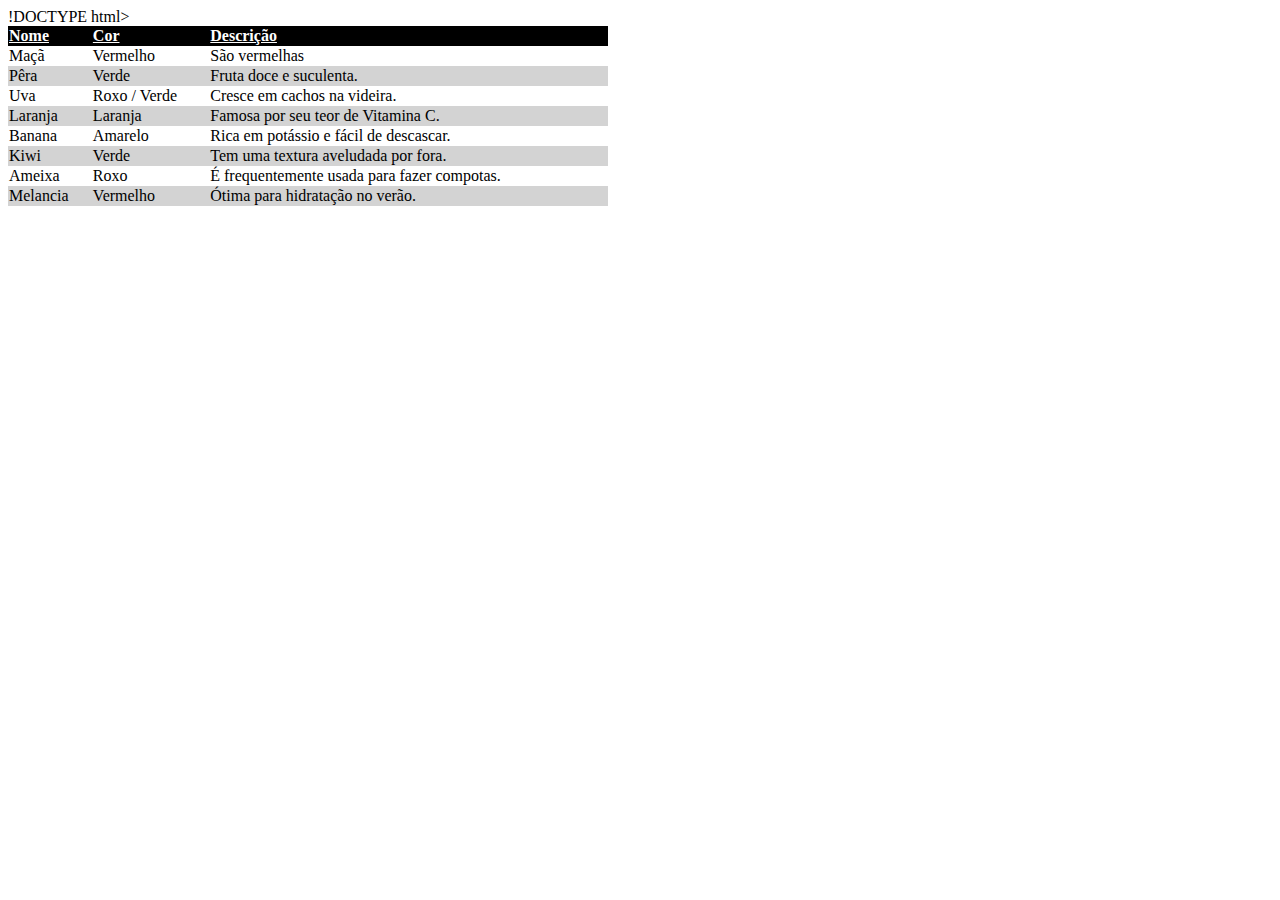
<file: projects/project2/index.html>
!DOCTYPE html>
<html lang="pt-br">
  <head>
    <meta charset="UTF-8" />
    <meta name="viewport" content="width=device-width, initial-scale=1.0" />
    <meta http-equiv="X-UA-Compatible" content="ie=edge" />
    <title>Arquivo padrão</title>
    <link rel="stylesheet" href="styles.css" />
  </head>
  <body>
    <table>
      <thead>
        <tr>
          <th>Nome</th>
          <th>Cor</th>
          <th>Descrição</th>
        </tr>
      </thead>
      <tbody>
        <tr>
          <td>Maçã</td>
          <td>Vermelho</td>
          <td>São vermelhas</td>
        </tr>
        <tr class="cinza">
          <td>Pêra</td>
          <td>Verde</td>
          <td>Fruta doce e suculenta.</td>
        </tr>
        <tr>
          <td>Uva</td>
          <td>Roxo / Verde</td>
          <td>Cresce em cachos na videira.</td>
        </tr>
        <tr class="cinza">
          <td>Laranja</td>
          <td>Laranja</td>
          <td>Famosa por seu teor de Vitamina C.</td>
        </tr>
        <tr>
          <td>Banana</td>
          <td>Amarelo</td>
          <td>Rica em potássio e fácil de descascar.</td>
        </tr>
        <tr class="cinza">
          <td>Kiwi</td>
          <td>Verde</td>
          <td>Tem uma textura aveludada por fora.</td>
        </tr>
        <tr>
          <td>Ameixa</td>
          <td>Roxo</td>
          <td>É frequentemente usada para fazer compotas.</td>
        </tr>
        <tr class="cinza">
          <td>Melancia</td>
          <td>Vermelho</td>
          <td>Ótima para hidratação no verão.</td>
        </tr>
      </tbody>
    </table>
  </body>
</html>
</file>
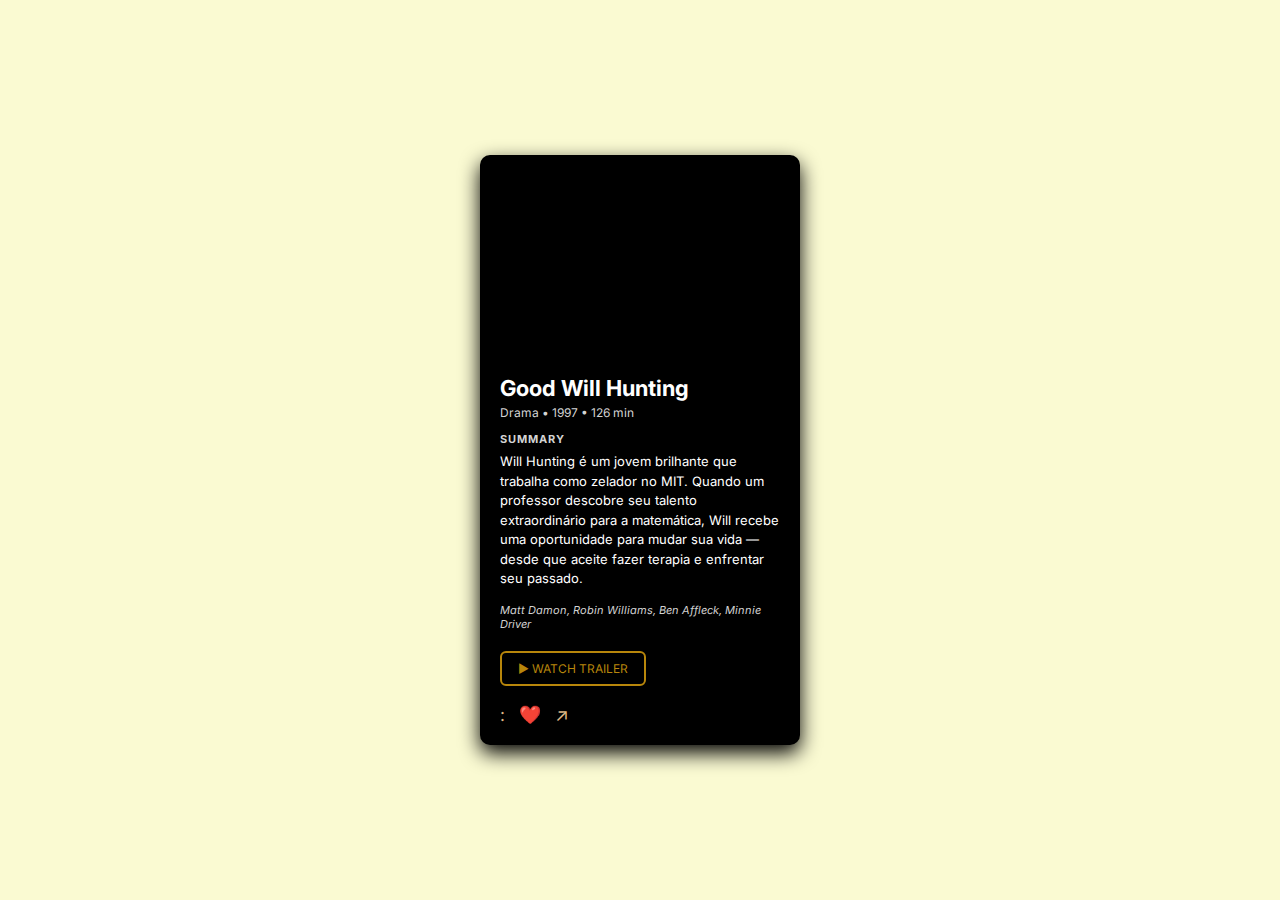
<file: projects/project4/index.html>
<!DOCTYPE html>
<html lang="pt-br">
  <head>
    <meta charset="UTF-8" />
    <meta name="viewport" content="width=device-width, initial-scale=1.0" />
    <meta http-equiv="X-UA-Compatible" content="ie=edge" />
    <title>Arquivo padrão</title>
    <link rel="stylesheet" href="styles.css" />
    <link
      href="https://fonts.googleapis.com/css2?family=Inter:wght@300;400;600&display=swap"
      rel="stylesheet"
    />
  </head>

  <body>
    <div class="card">
      <div class="filme"></div>

      <div class="titulo">
        <h1>Good Will Hunting</h1>

        <p class="detalhes">Drama • 1997 • 126 min</p>

        <h3 class="summary1">SUMMARY</h3>

        <p class="summary2">
          Will Hunting é um jovem brilhante que trabalha como zelador no MIT.
          Quando um professor descobre seu talento extraordinário para a
          matemática, Will recebe uma oportunidade para mudar sua vida — desde
          que aceite fazer terapia e enfrentar seu passado.
        </p>

        <p class="elenco">
          Matt Damon, Robin Williams, Ben Affleck, Minnie Driver
        </p>

        <a
          href="https://www.youtube.com/results?search_query=good+will+hunting+trailer"
          target="_blank"
          class="botao"
        >
          ▶ WATCH TRAILER
        </a>

        <div class="enfeite">
          <span>:</span>
          <span>❤️</span>
          <span>↗</span>
        </div>
      </div>
    </div>
  </body>
</html>
</file>
<file: projects/project2/styles.css>
th {
  text-decoration: underline;
  color: white;
  text-align: justify;
}
table {
  border-collapse: collapse;
  width: 600px;
}

thead {
  background-color: black;
}

.cinza {
  background-color: lightgray;
}
</file>
<file: projects/project4/styles.css>
* {
  margin: 0;
  padding: 0;
  box-sizing: border-box;
  font-family: "Inter", sans-serif;
}

body {
  background: lightgoldenrodyellow;
  display: flex;
  justify-content: center;
  align-items: center;
  min-height: 100vh;
}

.card {
  width: 320px;
  background: black;
  border-radius: 10px;
  overflow: hidden;
  color: white;
  box-shadow: 0 8px 20px black;
}

.filme {
  height: 200px;
  background-image: url("https://m.media-amazon.com/images/M/MV5BNDdjZGQ5YzEtNTc2My00Mjc0LWFlMTctYzkwMzZlNzdiZWYzXkEyXkFqcGc@._V1_.jpg");
  background-size: cover;
  background-position: center;
}

.titulo {
  padding: 20px;
}

h1 {
  font-size: 22px;
  margin-bottom: 4px;
}

.detalhes {
  font-size: 12px;
  color: lightgray;
  margin-bottom: 12px;
}

.summary1 {
  font-size: 11px;
  letter-spacing: 1px;
  color: lightgray;
  margin-bottom: 6px;
}

.summary2 {
  font-size: 13px;
  line-height: 1.5;
  margin-bottom: 14px;
}

.elenco {
  font-size: 11px;
  color: lightgray;
  font-style: italic;
  margin-bottom: 20px;
}

.botao {
  display: inline-block;
  padding: 8px 16px;
  border: 2px solid darkgoldenrod;
  color: darkgoldenrod;
  text-decoration: none;
  font-size: 12px;
  border-radius: 6px;
}

.botao:hover {
  background: darkgoldenrod;
  color: black;
}

.enfeite {
  display: flex;
  align-items: center;
  gap: 14px;
  font-size: 18px;
  color: burlywood;
  margin-top: 18px;
}
</file>
